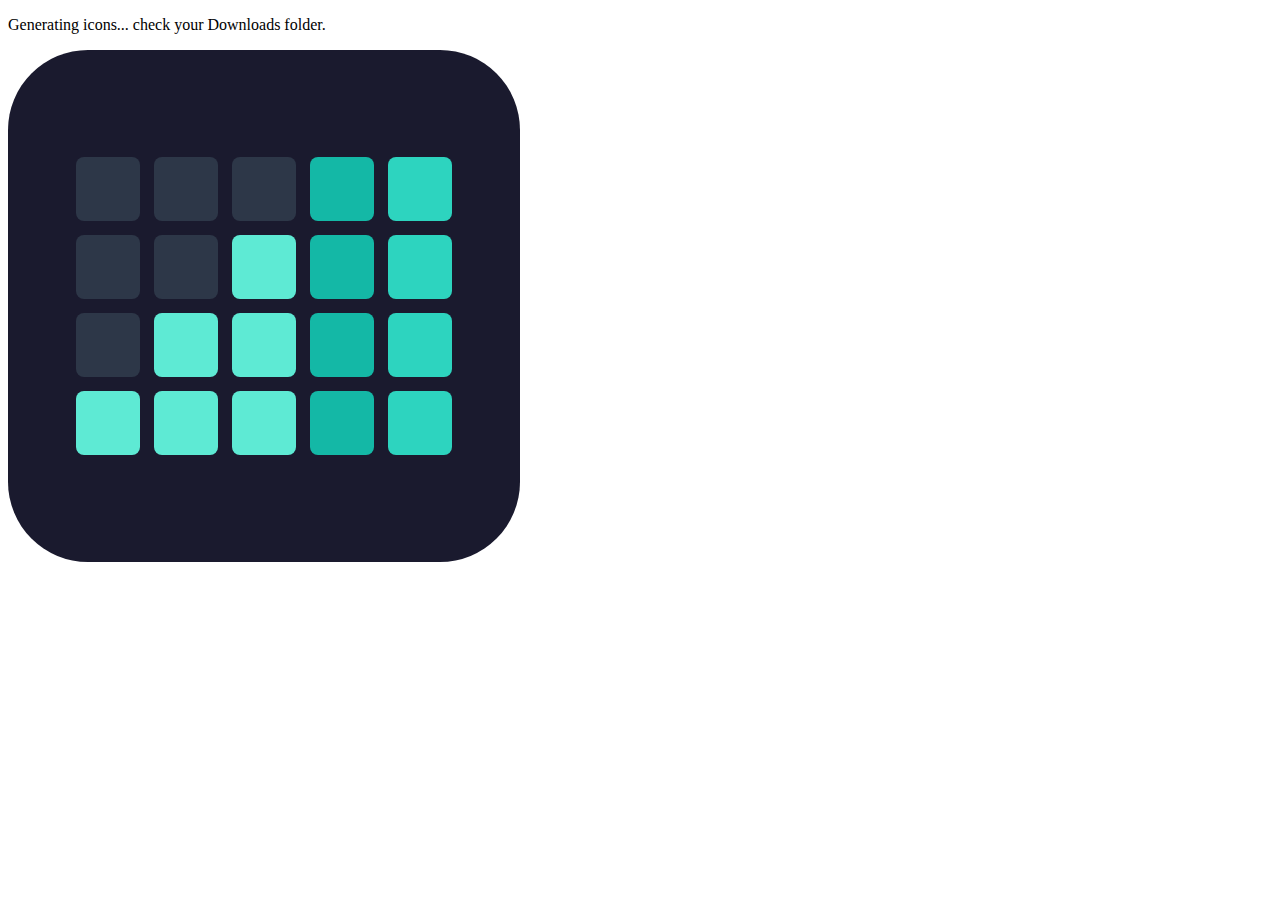
<file: generate-icons.html>
<!DOCTYPE html>
<html>
<head><title>Icon Generator</title></head>
<body>
<p>Generating icons... check your Downloads folder.</p>
<canvas id="c"></canvas>
<script>
const svg = `<svg xmlns="http://www.w3.org/2000/svg" viewBox="0 0 512 512">
  <rect width="512" height="512" rx="80" fill="#1a1a2e"/>
  <rect x="68" y="107" width="64" height="64" rx="8" fill="#2d3748"/>
  <rect x="68" y="185" width="64" height="64" rx="8" fill="#2d3748"/>
  <rect x="68" y="263" width="64" height="64" rx="8" fill="#2d3748"/>
  <rect x="146" y="107" width="64" height="64" rx="8" fill="#2d3748"/>
  <rect x="146" y="185" width="64" height="64" rx="8" fill="#2d3748"/>
  <rect x="224" y="107" width="64" height="64" rx="8" fill="#2d3748"/>
  <rect x="68" y="341" width="64" height="64" rx="8" fill="#5eead4"/>
  <rect x="146" y="263" width="64" height="64" rx="8" fill="#5eead4"/>
  <rect x="146" y="341" width="64" height="64" rx="8" fill="#5eead4"/>
  <rect x="224" y="185" width="64" height="64" rx="8" fill="#5eead4"/>
  <rect x="224" y="263" width="64" height="64" rx="8" fill="#5eead4"/>
  <rect x="224" y="341" width="64" height="64" rx="8" fill="#5eead4"/>
  <rect x="302" y="107" width="64" height="64" rx="8" fill="#14b8a6"/>
  <rect x="302" y="185" width="64" height="64" rx="8" fill="#14b8a6"/>
  <rect x="302" y="263" width="64" height="64" rx="8" fill="#14b8a6"/>
  <rect x="302" y="341" width="64" height="64" rx="8" fill="#14b8a6"/>
  <rect x="380" y="107" width="64" height="64" rx="8" fill="#2dd4bf"/>
  <rect x="380" y="185" width="64" height="64" rx="8" fill="#2dd4bf"/>
  <rect x="380" y="263" width="64" height="64" rx="8" fill="#2dd4bf"/>
  <rect x="380" y="341" width="64" height="64" rx="8" fill="#2dd4bf"/>
</svg>`;

// Maskable version — adds padding so safe zone is center 80%
const svgMaskable = `<svg xmlns="http://www.w3.org/2000/svg" viewBox="0 0 512 512">
  <rect width="512" height="512" fill="#1a1a2e"/>
  <rect x="68" y="107" width="64" height="64" rx="8" fill="#2d3748"/>
  <rect x="68" y="185" width="64" height="64" rx="8" fill="#2d3748"/>
  <rect x="68" y="263" width="64" height="64" rx="8" fill="#2d3748"/>
  <rect x="146" y="107" width="64" height="64" rx="8" fill="#2d3748"/>
  <rect x="146" y="185" width="64" height="64" rx="8" fill="#2d3748"/>
  <rect x="224" y="107" width="64" height="64" rx="8" fill="#2d3748"/>
  <rect x="68" y="341" width="64" height="64" rx="8" fill="#5eead4"/>
  <rect x="146" y="263" width="64" height="64" rx="8" fill="#5eead4"/>
  <rect x="146" y="341" width="64" height="64" rx="8" fill="#5eead4"/>
  <rect x="224" y="185" width="64" height="64" rx="8" fill="#5eead4"/>
  <rect x="224" y="263" width="64" height="64" rx="8" fill="#5eead4"/>
  <rect x="224" y="341" width="64" height="64" rx="8" fill="#5eead4"/>
  <rect x="302" y="107" width="64" height="64" rx="8" fill="#14b8a6"/>
  <rect x="302" y="185" width="64" height="64" rx="8" fill="#14b8a6"/>
  <rect x="302" y="263" width="64" height="64" rx="8" fill="#14b8a6"/>
  <rect x="302" y="341" width="64" height="64" rx="8" fill="#14b8a6"/>
  <rect x="380" y="107" width="64" height="64" rx="8" fill="#2dd4bf"/>
  <rect x="380" y="185" width="64" height="64" rx="8" fill="#2dd4bf"/>
  <rect x="380" y="263" width="64" height="64" rx="8" fill="#2dd4bf"/>
  <rect x="380" y="341" width="64" height="64" rx="8" fill="#2dd4bf"/>
</svg>`;

function generatePNG(svgStr, size, filename) {
  const blob = new Blob([svgStr], { type: 'image/svg+xml' });
  const url = URL.createObjectURL(blob);
  const img = new Image();
  img.onload = () => {
    const canvas = document.getElementById('c');
    canvas.width = size;
    canvas.height = size;
    const ctx = canvas.getContext('2d');
    ctx.drawImage(img, 0, 0, size, size);
    canvas.toBlob((pngBlob) => {
      const a = document.createElement('a');
      a.href = URL.createObjectURL(pngBlob);
      a.download = filename;
      a.click();
    });
    URL.revokeObjectURL(url);
  };
  img.src = url;
}

// Generate with small delays to avoid download conflicts
generatePNG(svg, 192, 'icon-192.png');
setTimeout(() => generatePNG(svg, 512, 'icon-512.png'), 500);
setTimeout(() => generatePNG(svgMaskable, 512, 'icon-maskable-512.png'), 1000);
</script>
</body>
</html>
</file>
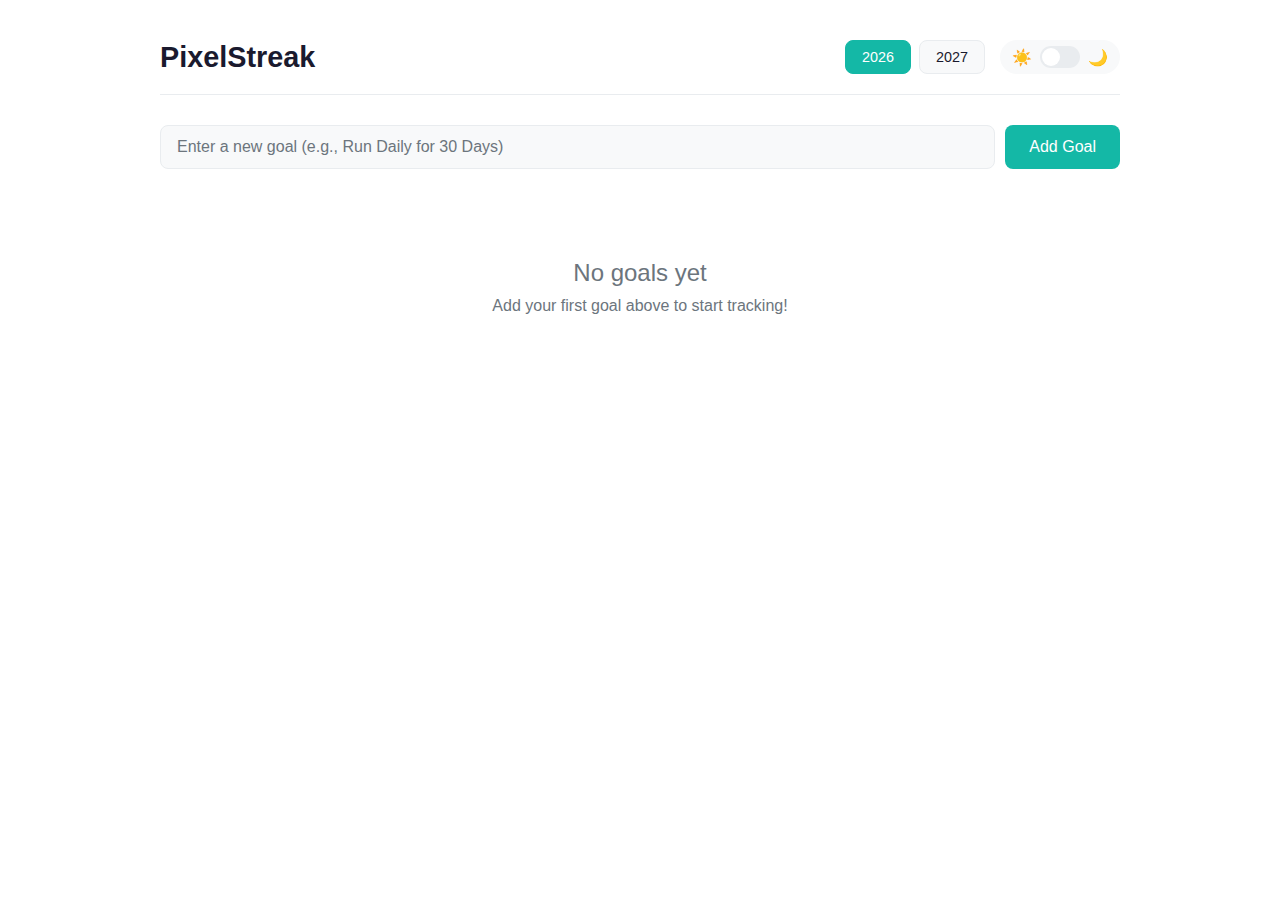
<file: goals.html>
<!DOCTYPE html>
<html lang="en">
<head>
    <meta charset="UTF-8">
    <meta name="viewport" content="width=device-width, initial-scale=1.0">
    <title>Goal Tracker</title>
    <style>
        :root {
            --bg-primary: #ffffff;
            --bg-secondary: #f8f9fa;
            --text-primary: #1a1a2e;
            --text-secondary: #6c757d;
            --border-color: #e9ecef;
            --cell-empty: #ebedf0;
            --cell-completed: #5eead4;
            --cell-missed: #ef4444;
            --cell-today: #1a1a2e;
            --shadow: 0 1px 3px rgba(0,0,0,0.1);
            --accent: #14b8a6;
        }

        [data-theme="dark"] {
            --bg-primary: #1a1a2e;
            --bg-secondary: #16213e;
            --text-primary: #f8f9fa;
            --text-secondary: #adb5bd;
            --border-color: #2d3748;
            --cell-empty: #2d3748;
            --cell-completed: #5eead4;
            --cell-missed: #ef4444;
            --cell-today: #f8f9fa;
            --shadow: 0 1px 3px rgba(0,0,0,0.3);
        }

        * {
            margin: 0;
            padding: 0;
            box-sizing: border-box;
        }

        body {
            font-family: -apple-system, BlinkMacSystemFont, 'Segoe UI', Roboto, Oxygen, Ubuntu, sans-serif;
            background-color: var(--bg-primary);
            color: var(--text-primary);
            min-height: 100vh;
            transition: background-color 0.3s, color 0.3s;
        }

        .container {
            max-width: 1000px;
            margin: 0 auto;
            padding: 20px;
        }

        header {
            display: flex;
            justify-content: space-between;
            align-items: center;
            padding: 20px 0;
            margin-bottom: 30px;
            border-bottom: 1px solid var(--border-color);
        }

        h1 {
            font-size: 1.8rem;
            font-weight: 600;
        }

        .header-controls {
            display: flex;
            gap: 15px;
            align-items: center;
        }

        .theme-toggle {
            display: flex;
            align-items: center;
            gap: 8px;
            background: var(--bg-secondary);
            padding: 6px 12px;
            border-radius: 20px;
            cursor: pointer;
        }

        .theme-toggle span {
            font-size: 1rem;
        }

        .theme-toggle input {
            display: none;
        }

        .toggle-slider {
            width: 40px;
            height: 22px;
            background: var(--border-color);
            border-radius: 11px;
            position: relative;
            transition: background 0.3s;
        }

        .toggle-slider::after {
            content: '';
            position: absolute;
            width: 18px;
            height: 18px;
            background: white;
            border-radius: 50%;
            top: 2px;
            left: 2px;
            transition: transform 0.3s;
        }

        .theme-toggle input:checked + .toggle-slider {
            background: var(--accent);
        }

        .theme-toggle input:checked + .toggle-slider::after {
            transform: translateX(18px);
        }

        .year-selector {
            display: flex;
            gap: 8px;
        }

        .year-btn {
            padding: 8px 16px;
            border: 1px solid var(--border-color);
            background: var(--bg-secondary);
            color: var(--text-primary);
            border-radius: 8px;
            cursor: pointer;
            font-size: 0.9rem;
            transition: all 0.2s;
        }

        .year-btn:hover {
            background: var(--accent);
            color: white;
            border-color: var(--accent);
        }

        .year-btn.active {
            background: var(--accent);
            color: white;
            border-color: var(--accent);
        }

        .add-goal-section {
            margin-bottom: 30px;
        }

        .add-goal-form {
            display: flex;
            gap: 10px;
            flex-wrap: wrap;
        }

        .add-goal-form input {
            flex: 1;
            min-width: 200px;
            padding: 12px 16px;
            border: 1px solid var(--border-color);
            border-radius: 8px;
            font-size: 1rem;
            background: var(--bg-secondary);
            color: var(--text-primary);
            outline: none;
            transition: border-color 0.2s;
        }

        .add-goal-form input:focus {
            border-color: var(--accent);
        }

        .add-goal-form input::placeholder {
            color: var(--text-secondary);
        }

        .add-goal-form button {
            padding: 12px 24px;
            background: var(--accent);
            color: white;
            border: none;
            border-radius: 8px;
            font-size: 1rem;
            cursor: pointer;
            transition: opacity 0.2s;
        }

        .add-goal-form button:hover {
            opacity: 0.9;
        }

        .goals-container {
            display: flex;
            flex-direction: column;
            gap: 40px;
        }

        .goal-card {
            background: var(--bg-primary);
            border-radius: 12px;
            padding: 20px;
            box-shadow: var(--shadow);
            border: 1px solid var(--border-color);
        }

        .goal-header {
            display: flex;
            justify-content: space-between;
            align-items: center;
            margin-bottom: 20px;
        }

        .goal-title {
            font-size: 1.2rem;
            font-weight: 600;
            cursor: pointer;
            padding: 4px 8px;
            border-radius: 4px;
            transition: background-color 0.2s;
        }

        .goal-title:hover {
            background-color: var(--bg-secondary);
        }

        .goal-title[contenteditable="true"] {
            outline: 2px solid var(--accent);
            background-color: var(--bg-secondary);
            cursor: text;
        }

        .goal-stats {
            font-size: 0.85rem;
            color: var(--text-secondary);
        }

        .goal-actions {
            display: flex;
            gap: 8px;
        }

        .goal-actions button {
            padding: 6px 12px;
            border: 1px solid var(--border-color);
            background: var(--bg-secondary);
            color: var(--text-secondary);
            border-radius: 6px;
            cursor: pointer;
            font-size: 0.8rem;
            transition: all 0.2s;
        }

        .goal-actions button:hover {
            border-color: var(--cell-missed);
            color: var(--cell-missed);
        }

        .contribution-grid-wrapper {
            overflow-x: auto;
            padding-bottom: 10px;
        }

        .contribution-grid {
            display: flex;
            flex-direction: column;
            gap: 3px;
        }

        .grid-header {
            display: flex;
            margin-left: 30px;
            margin-bottom: 5px;
        }

        .month-label {
            font-size: 0.75rem;
            color: var(--text-secondary);
            text-align: left;
        }

        .grid-row {
            display: flex;
            align-items: center;
            gap: 3px;
        }

        .day-label {
            width: 25px;
            font-size: 0.7rem;
            color: var(--text-secondary);
            text-align: right;
            padding-right: 5px;
        }

        .cells-container {
            display: flex;
            gap: 3px;
        }

        .cell {
            width: 12px;
            height: 12px;
            background: var(--cell-empty);
            border-radius: 2px;
            cursor: pointer;
            transition: all 0.15s;
            border: 1px solid transparent;
        }

        .cell:hover {
            transform: scale(1.3);
            z-index: 10;
        }

        .cell.completed {
            background: var(--cell-completed);
        }

        .cell.missed {
            background: var(--cell-missed);
        }

        .cell.today {
            border: 2px solid var(--cell-today);
        }

        .cell.future {
            opacity: 0.4;
            cursor: default;
        }

        .cell.future:hover {
            transform: none;
        }

        .legend {
            display: flex;
            align-items: center;
            gap: 15px;
            margin-top: 15px;
            font-size: 0.8rem;
            color: var(--text-secondary);
        }

        .legend-item {
            display: flex;
            align-items: center;
            gap: 5px;
        }

        .legend-cell {
            width: 12px;
            height: 12px;
            border-radius: 2px;
        }

        .legend-cell.empty {
            background: var(--cell-empty);
        }

        .legend-cell.completed {
            background: var(--cell-completed);
        }

        .legend-cell.missed {
            background: var(--cell-missed);
        }

        .empty-state {
            text-align: center;
            padding: 60px 20px;
            color: var(--text-secondary);
        }

        .empty-state h2 {
            margin-bottom: 10px;
            font-weight: 500;
        }

        .tooltip {
            position: fixed;
            background: var(--text-primary);
            color: var(--bg-primary);
            padding: 6px 10px;
            border-radius: 4px;
            font-size: 0.75rem;
            pointer-events: none;
            z-index: 1000;
            opacity: 0;
            transition: opacity 0.2s;
        }

        .tooltip.visible {
            opacity: 1;
        }

        /* Mobile Responsive */
        @media (max-width: 768px) {
            .container {
                padding: 15px;
            }

            header {
                flex-direction: column;
                gap: 15px;
                align-items: flex-start;
            }

            h1 {
                font-size: 1.5rem;
            }

            .header-controls {
                width: 100%;
                justify-content: space-between;
            }

            .cell {
                width: 10px;
                height: 10px;
            }

            .day-label {
                width: 20px;
                font-size: 0.6rem;
            }

            .goal-header {
                flex-direction: column;
                align-items: flex-start;
                gap: 10px;
            }

            .goal-actions {
                width: 100%;
                justify-content: flex-end;
            }
        }

        @media (max-width: 480px) {
            .cell {
                width: 8px;
                height: 8px;
            }

            .grid-header {
                margin-left: 20px;
            }

            .day-label {
                width: 15px;
                font-size: 0.55rem;
            }

            .month-label {
                font-size: 0.65rem;
            }

            .add-goal-form {
                flex-direction: column;
            }

            .add-goal-form input {
                width: 100%;
            }

            .add-goal-form button {
                width: 100%;
            }
        }
    </style>
</head>
<body>
    <div class="container">
        <header>
            <h1>PixelStreak</h1>
            <div class="header-controls">
                <div class="year-selector" id="yearSelector"></div>
                <label class="theme-toggle">
                    <span>☀️</span>
                    <input type="checkbox" id="themeToggle">
                    <div class="toggle-slider"></div>
                    <span>🌙</span>
                </label>
            </div>
        </header>

        <section class="add-goal-section">
            <form class="add-goal-form" id="addGoalForm">
                <input type="text" id="goalInput" placeholder="Enter a new goal (e.g., Run Daily for 30 Days)" required>
                <button type="submit">Add Goal</button>
            </form>
        </section>

        <div class="goals-container" id="goalsContainer"></div>
    </div>

    <div class="tooltip" id="tooltip"></div>

    <script>
        // State
        let goals = [];
        let currentYear = new Date().getFullYear();
        const today = new Date();
        today.setHours(0, 0, 0, 0);

        // DOM Elements
        const goalsContainer = document.getElementById('goalsContainer');
        const addGoalForm = document.getElementById('addGoalForm');
        const goalInput = document.getElementById('goalInput');
        const yearSelector = document.getElementById('yearSelector');
        const themeToggle = document.getElementById('themeToggle');
        const tooltip = document.getElementById('tooltip');

        // Initialize
        function init() {
            loadGoals();
            loadTheme();
            renderYearSelector();
            renderGoals();
            setupEventListeners();
        }

        // Local Storage
        function loadGoals() {
            const stored = localStorage.getItem('goals');
            if (stored) {
                goals = JSON.parse(stored);
            }
        }

        function saveGoals() {
            localStorage.setItem('goals', JSON.stringify(goals));
        }

        function loadTheme() {
            const theme = localStorage.getItem('theme') || 'light';
            document.documentElement.setAttribute('data-theme', theme);
            themeToggle.checked = theme === 'dark';
        }

        function saveTheme(theme) {
            localStorage.setItem('theme', theme);
        }

        // Year Selector
        function renderYearSelector() {
            const years = [currentYear, currentYear + 1].filter(year => year >= 2026);
            yearSelector.innerHTML = years.map(year => `
                <button class="year-btn ${year === currentYear ? 'active' : ''}" data-year="${year}">
                    ${year}
                </button>
            `).join('');
        }

        // Generate dates for a year
        function getYearDates(year) {
            const dates = [];
            const startDate = new Date(year, 0, 1);
            const endDate = new Date(year, 11, 31);
            
            // Adjust to start from Sunday
            const firstDay = new Date(startDate);
            firstDay.setDate(firstDay.getDate() - firstDay.getDay());

            const current = new Date(firstDay);
            while (current <= endDate || current.getDay() !== 0) {
                dates.push(new Date(current));
                current.setDate(current.getDate() + 1);
            }

            return dates;
        }

        // Get weeks from dates
        function getWeeks(dates) {
            const weeks = [];
            for (let i = 0; i < dates.length; i += 7) {
                weeks.push(dates.slice(i, i + 7));
            }
            return weeks;
        }

        // Format date as key
        function dateKey(date) {
            return `${date.getFullYear()}-${String(date.getMonth() + 1).padStart(2, '0')}-${String(date.getDate()).padStart(2, '0')}`;
        }

        // Format date for display
        function formatDate(date) {
            const options = { weekday: 'short', month: 'short', day: 'numeric', year: 'numeric' };
            return date.toLocaleDateString('en-US', options);
        }

        // Calculate month labels and positions
        function getMonthLabels(weeks, year) {
            const months = [];
            const monthNames = ['Jan', 'Feb', 'Mar', 'Apr', 'May', 'Jun', 'Jul', 'Aug', 'Sep', 'Oct', 'Nov', 'Dec'];
            let lastMonth = -1;

            weeks.forEach((week, weekIndex) => {
                const firstDayOfWeek = week.find(d => d.getFullYear() === year && d.getMonth() !== lastMonth);
                if (firstDayOfWeek && firstDayOfWeek.getMonth() !== lastMonth) {
                    lastMonth = firstDayOfWeek.getMonth();
                    months.push({ name: monthNames[lastMonth], weekIndex });
                }
            });

            return months;
        }

        // Calculate stats for a goal
        function calculateStats(goal) {
            const completed = Object.values(goal.days || {}).filter(v => v === 'completed').length;
            const missed = Object.values(goal.days || {}).filter(v => v === 'missed').length;
            const total = completed + missed;
            const streak = calculateStreak(goal);
            return { completed, missed, total, streak };
        }

        // Calculate current streak
        function calculateStreak(goal) {
            let streak = 0;
            const current = new Date(today);
            
            while (true) {
                const key = dateKey(current);
                if (goal.days && goal.days[key] === 'completed') {
                    streak++;
                    current.setDate(current.getDate() - 1);
                } else {
                    break;
                }
            }
            
            return streak;
        }

        // Render Goals
        function renderGoals() {
            if (goals.length === 0) {
                goalsContainer.innerHTML = `
                    <div class="empty-state">
                        <h2>No goals yet</h2>
                        <p>Add your first goal above to start tracking!</p>
                    </div>
                `;
                return;
            }

            const dates = getYearDates(currentYear);
            const weeks = getWeeks(dates);
            const monthLabels = getMonthLabels(weeks, currentYear);

            goalsContainer.innerHTML = goals.map((goal, goalIndex) => {
                const stats = calculateStats(goal);
                
                return `
                    <div class="goal-card" data-goal-index="${goalIndex}">
                        <div class="goal-header">
                            <div>
                                <h3 class="goal-title" data-goal-index="${goalIndex}" contenteditable="false" spellcheck="false">${escapeHtml(goal.name)}</h3>
                                <div class="goal-stats">
                                    ${stats.completed} completed · ${stats.missed} missed · ${stats.streak} day streak
                                </div>
                            </div>
                            <div class="goal-actions">
                                <button class="delete-goal" data-goal-index="${goalIndex}">Delete</button>
                            </div>
                        </div>
                        <div class="contribution-grid-wrapper">
                            <div class="contribution-grid">
                                <div class="grid-header">
                                    ${renderMonthLabels(monthLabels, weeks.length)}
                                </div>
                                ${renderGridRows(weeks, goal, goalIndex)}
                            </div>
                        </div>
                        <div class="legend">
                            <span>Less</span>
                            <div class="legend-item">
                                <div class="legend-cell empty"></div>
                            </div>
                            <div class="legend-item">
                                <div class="legend-cell completed"></div>
                                <span>Completed</span>
                            </div>
                            <div class="legend-item">
                                <div class="legend-cell missed"></div>
                                <span>Missed</span>
                            </div>
                            <span>More</span>
                        </div>
                    </div>
                `;
            }).join('');
        }

        // Render month labels
        function renderMonthLabels(monthLabels, totalWeeks) {
            let html = '';
            let currentPos = 0;

            monthLabels.forEach((month, index) => {
                const nextMonth = monthLabels[index + 1];
                const width = nextMonth 
                    ? (nextMonth.weekIndex - month.weekIndex) * 15
                    : (totalWeeks - month.weekIndex) * 15;
                
                html += `<span class="month-label" style="width: ${width}px">${month.name}</span>`;
            });

            return html;
        }

        // Render grid rows
        function renderGridRows(weeks, goal, goalIndex) {
            const dayLabels = ['', 'M', '', 'W', '', 'F', ''];
            
            return dayLabels.map((label, dayIndex) => `
                <div class="grid-row">
                    <span class="day-label">${label}</span>
                    <div class="cells-container">
                        ${weeks.map((week, weekIndex) => {
                            const date = week[dayIndex];
                            if (!date) return '';
                            
                            const key = dateKey(date);
                            const status = goal.days ? goal.days[key] : null;
                            const isToday = date.getTime() === today.getTime();
                            const isFuture = date > today;
                            const isCurrentYear = date.getFullYear() === currentYear;
                            
                            let classes = ['cell'];
                            if (status === 'completed') classes.push('completed');
                            if (status === 'missed') classes.push('missed');
                            if (isToday) classes.push('today');
                            if (isFuture) classes.push('future');
                            if (!isCurrentYear) classes.push('other-year');
                            
                            return `
                                <div class="${classes.join(' ')}" 
                                     data-date="${key}" 
                                     data-goal-index="${goalIndex}"
                                     data-display-date="${formatDate(date)}"
                                     ${isFuture ? 'data-future="true"' : ''}>
                                </div>
                            `;
                        }).join('')}
                    </div>
                </div>
            `).join('');
        }

        // Escape HTML
        function escapeHtml(text) {
            const div = document.createElement('div');
            div.textContent = text;
            return div.innerHTML;
        }

        // Save goal title after editing
        function saveGoalTitle(titleElement) {
            const goalIndex = parseInt(titleElement.dataset.goalIndex);
            const newName = titleElement.textContent.trim();

            // Validate
            if (!newName) {
                // Restore original value if empty
                titleElement.textContent = titleElement.dataset.originalValue;
            } else if (newName !== titleElement.dataset.originalValue) {
                // Save the new name
                goals[goalIndex].name = newName;
                saveGoals();
            }

            // Make non-editable
            titleElement.contentEditable = 'false';
            delete titleElement.dataset.originalValue;
        }

        // Event Listeners
        function setupEventListeners() {
            // Add goal form
            addGoalForm.addEventListener('submit', (e) => {
                e.preventDefault();
                const name = goalInput.value.trim();
                if (name) {
                    goals.push({ id: Date.now(), name, days: {} });
                    saveGoals();
                    renderGoals();
                    goalInput.value = '';
                }
            });

            // Year selector
            yearSelector.addEventListener('click', (e) => {
                if (e.target.classList.contains('year-btn')) {
                    currentYear = parseInt(e.target.dataset.year);
                    renderYearSelector();
                    renderGoals();
                }
            });

            // Theme toggle
            themeToggle.addEventListener('change', () => {
                const theme = themeToggle.checked ? 'dark' : 'light';
                document.documentElement.setAttribute('data-theme', theme);
                saveTheme(theme);
            });

            // Cell clicks and delete buttons
            goalsContainer.addEventListener('click', (e) => {
                // Handle goal title click to edit
                if (e.target.classList.contains('goal-title')) {
                    const titleElement = e.target;
                    const goalIndex = parseInt(titleElement.dataset.goalIndex);

                    // Store original value in case of cancel
                    titleElement.dataset.originalValue = titleElement.textContent;

                    // Make editable
                    titleElement.contentEditable = 'true';
                    titleElement.focus();

                    // Select all text
                    const range = document.createRange();
                    range.selectNodeContents(titleElement);
                    const selection = window.getSelection();
                    selection.removeAllRanges();
                    selection.addRange(range);

                    return;
                }

                // Handle cell click
                if (e.target.classList.contains('cell') && !e.target.dataset.future) {
                    const goalIndex = parseInt(e.target.dataset.goalIndex);
                    const dateStr = e.target.dataset.date;

                    if (!goals[goalIndex].days) {
                        goals[goalIndex].days = {};
                    }

                    const currentStatus = goals[goalIndex].days[dateStr];

                    // Cycle through: none -> completed -> missed -> none
                    if (!currentStatus) {
                        goals[goalIndex].days[dateStr] = 'completed';
                    } else if (currentStatus === 'completed') {
                        goals[goalIndex].days[dateStr] = 'missed';
                    } else {
                        delete goals[goalIndex].days[dateStr];
                    }

                    saveGoals();
                    renderGoals();
                }

                // Handle delete button
                if (e.target.classList.contains('delete-goal')) {
                    const goalIndex = parseInt(e.target.dataset.goalIndex);
                    if (confirm(`Are you sure you want to delete "${goals[goalIndex].name}"?`)) {
                        goals.splice(goalIndex, 1);
                        saveGoals();
                        renderGoals();
                    }
                }
            });

            // Handle goal title editing
            goalsContainer.addEventListener('blur', (e) => {
                if (e.target.classList.contains('goal-title') && e.target.contentEditable === 'true') {
                    saveGoalTitle(e.target);
                }
            }, true);

            goalsContainer.addEventListener('keydown', (e) => {
                if (e.target.classList.contains('goal-title') && e.target.contentEditable === 'true') {
                    if (e.key === 'Enter') {
                        e.preventDefault();
                        e.target.blur();
                    } else if (e.key === 'Escape') {
                        e.preventDefault();
                        // Restore original value
                        e.target.textContent = e.target.dataset.originalValue;
                        e.target.contentEditable = 'false';
                        delete e.target.dataset.originalValue;
                    }
                }
            });

            // Tooltip
            goalsContainer.addEventListener('mouseover', (e) => {
                if (e.target.classList.contains('cell')) {
                    const displayDate = e.target.dataset.displayDate;
                    const status = e.target.classList.contains('completed') ? ' - Completed' :
                                   e.target.classList.contains('missed') ? ' - Missed' : '';
                    
                    tooltip.textContent = displayDate + status;
                    tooltip.classList.add('visible');
                }
            });

            goalsContainer.addEventListener('mousemove', (e) => {
                if (tooltip.classList.contains('visible')) {
                    tooltip.style.left = e.pageX + 10 + 'px';
                    tooltip.style.top = e.pageY - 30 + 'px';
                }
            });

            goalsContainer.addEventListener('mouseout', (e) => {
                if (e.target.classList.contains('cell')) {
                    tooltip.classList.remove('visible');
                }
            });
        }

        // Initialize app
        init();
    </script>
</body>
</html>
</file>
